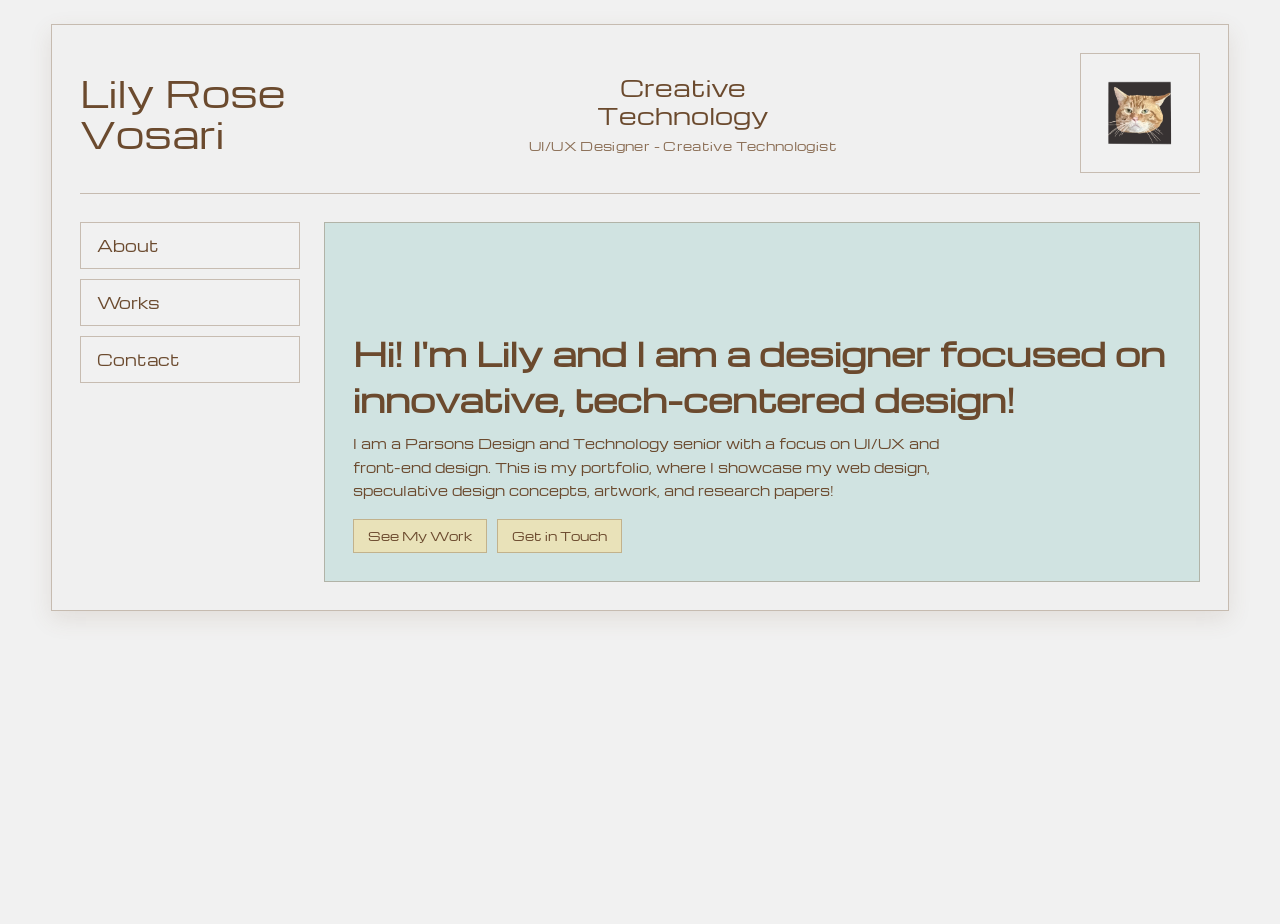
<file: index.html>
<!DOCTYPE html>
<html lang="en">
<head>
    <meta charset="UTF-8">
    <meta http-equiv="refresh" content="0; url=HomePage/index.html">
    <title>Redirecting...</title>
</head>
<body>
    <a href="HomePage/index.html">Click here if not redirected</a>
</body>
</html>
</file>
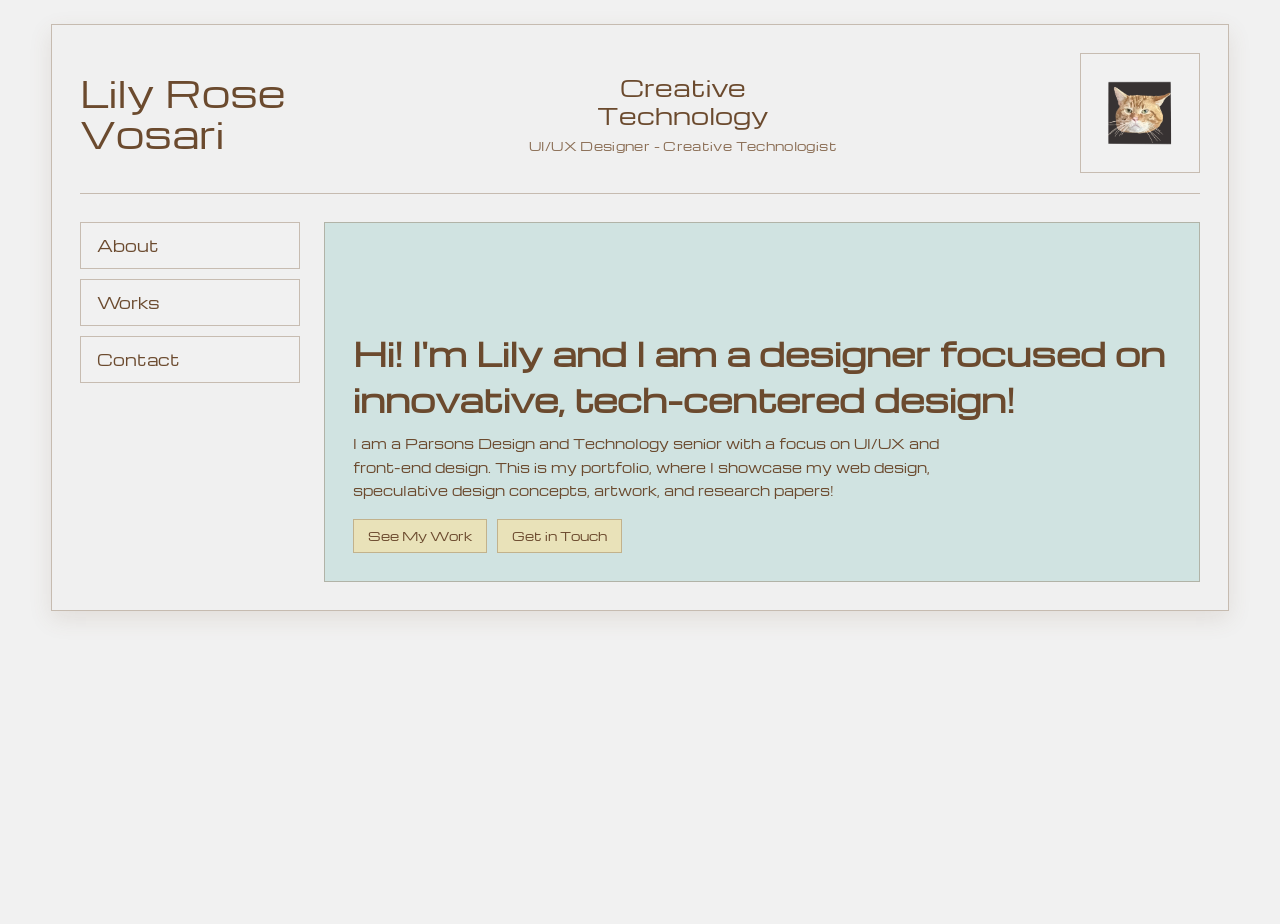
<file: HomePage/index.html>
<!DOCTYPE html>
<html lang="en">
<head>
    <meta charset="UTF-8">
    <meta name="viewport" content="width=device-width, initial-scale=1.0">
    <title>Lily Rose Vosari | Creative Technology</title>
    <link rel="stylesheet" href="../css/styles.css">
</head>
<body>
    <div class="page-wrapper">
        <header>
            <div class="header-name">Lily Rose<br>Vosari</div>
            <div class="header-tagline">Creative<br>Technology
                <div class="header-subtitle">UI/UX Designer - Creative Technologist</div>
            </div>
            <div class="header-logo"><img src="Logo.png" alt="Lily Rose Vosari Logo"></div>
        </header>

        <div class="main-content">
            <nav class="side-nav">
                <a href="../Pages/about.html">About</a>
                <a href="../Pages/works.html">Works</a>
                <a href="../Pages/contact.html">Contact</a>
            </nav>

            <section class="featured-area" aria-label="Portfolio introduction">
                <h1>Hi! I'm Lily and I am a designer focused on innovative, tech-centered design!</h1>
                <p>
                    I am a Parsons Design and Technology senior with a focus on UI/UX and front-end design.
                    This is my portfolio, where I showcase my web design, speculative design concepts, artwork, and research papers!
                </p>
                <div class="hero-links">
                    <a class="hero-link" href="../Pages/works.html">See My Work</a>
                    <a class="hero-link" href="../Pages/contact.html">Get in Touch</a>
                </div>
            </section>
        </div>
    </div>
</body>
</html>
</file>
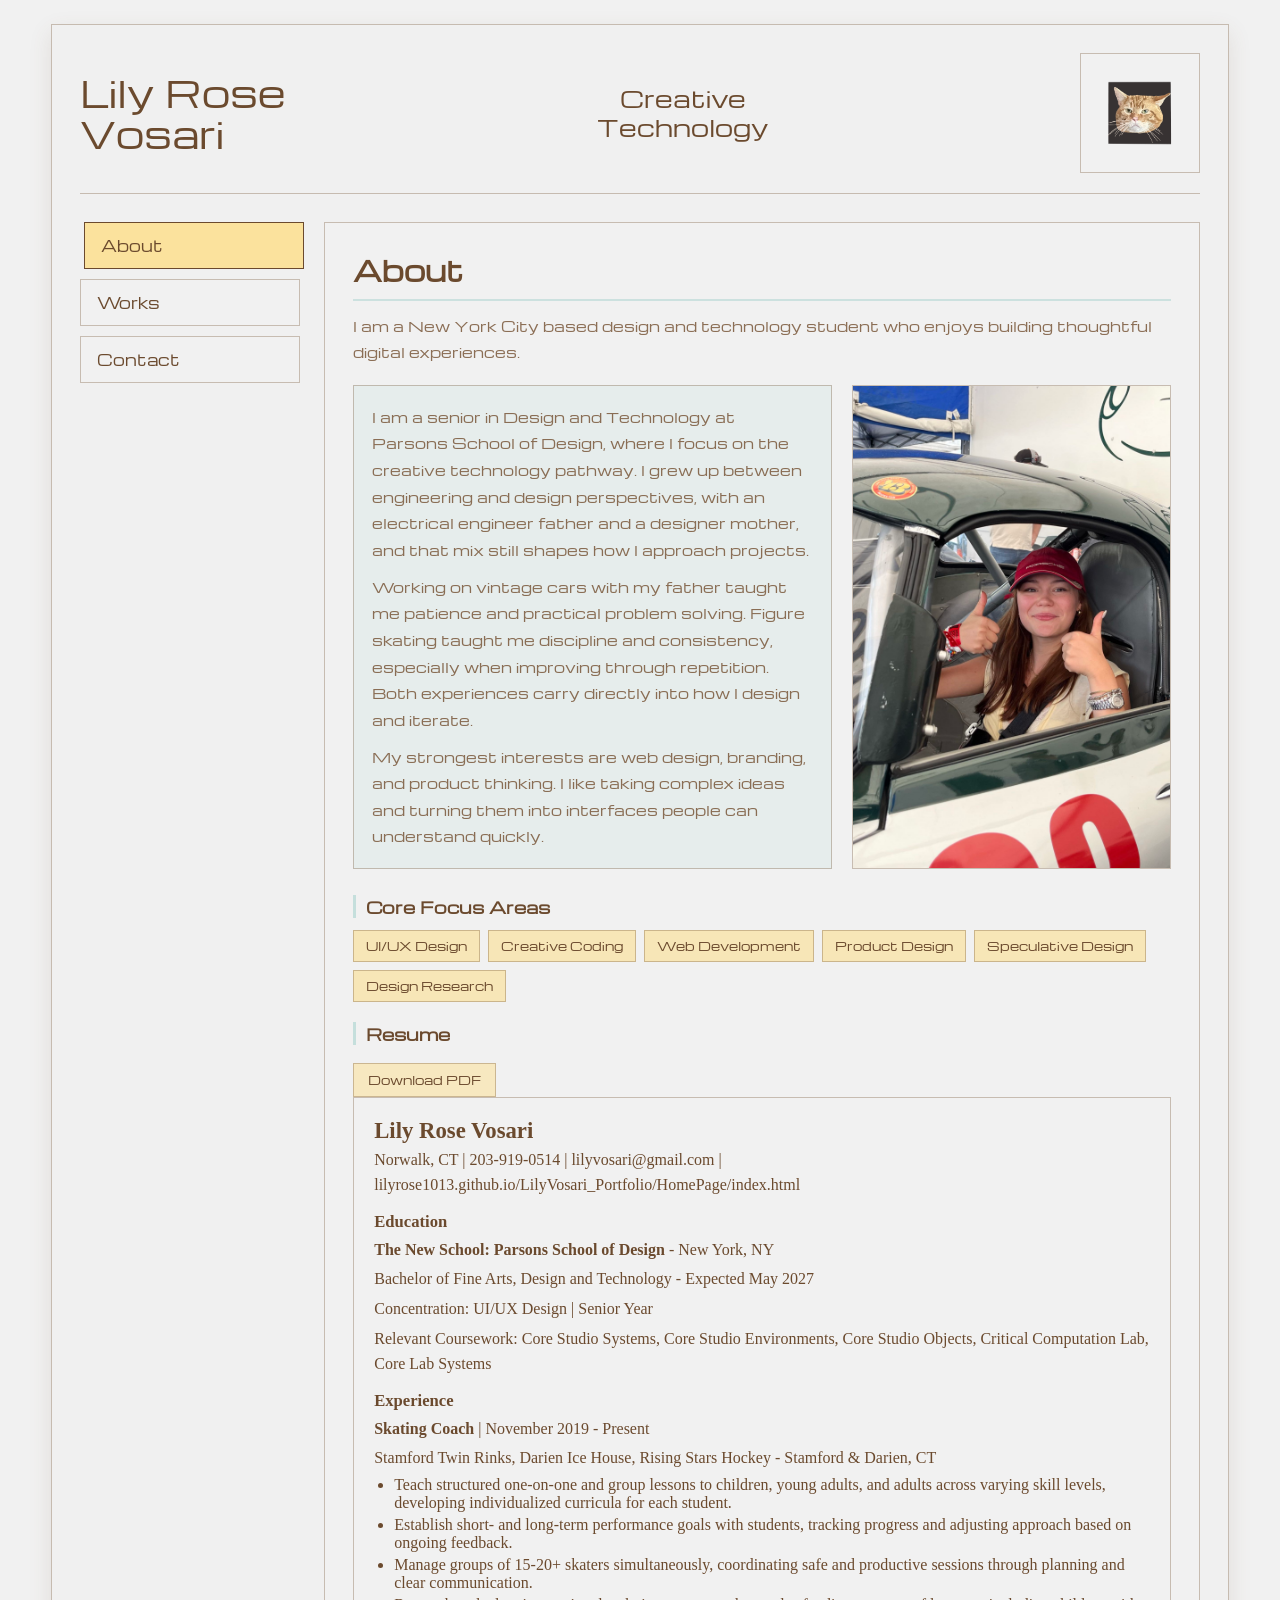
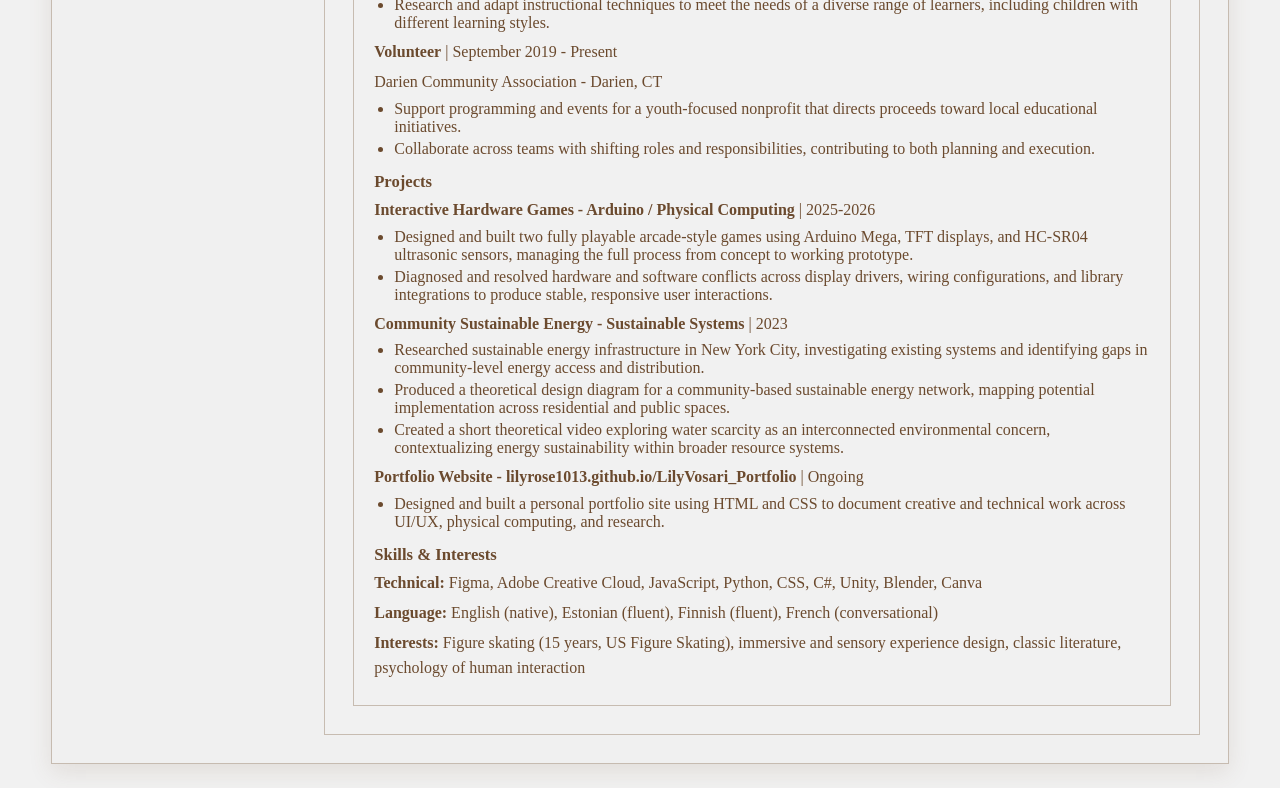
<file: Pages/about.html>
<!DOCTYPE html>
<html lang="en">
<head>
    <meta charset="UTF-8">
    <meta name="viewport" content="width=device-width, initial-scale=1.0">
    <title>About | Lily Rose Vosari</title>
    <link rel="stylesheet" href="../css/styles.css">
</head>
<body>
    <div class="page-wrapper">
        <header>
            <div class="header-name"><a href="../HomePage/index.html">Lily Rose<br>Vosari</a></div>
            <div class="header-tagline">Creative<br>Technology</div>
            <div class="header-logo"><img src="../HomePage/Logo.png" alt="Lily Rose Vosari Logo"></div>
        </header>

        <div class="main-content">
            <nav class="side-nav">
                <a href="about.html" class="active">About</a>
                <a href="works.html">Works</a>
                <a href="contact.html">Contact</a>
            </nav>

            <div class="page-content">
                <h1>About</h1>
                <p class="intro-line">I am a New York City based design and technology student who enjoys building thoughtful digital experiences.</p>

                <section class="hero-block" aria-label="Professional biography">
                    <div class="hero-text">
                        <p>
                            I am a senior in Design and Technology at Parsons School of Design, where I focus on the creative technology pathway.
                            I grew up between engineering and design perspectives, with an electrical engineer father and a designer mother,
                            and that mix still shapes how I approach projects.
                        </p>
                        <p>
                            Working on vintage cars with my father taught me patience and practical problem solving.
                            Figure skating taught me discipline and consistency, especially when improving through repetition.
                            Both experiences carry directly into how I design and iterate.
                        </p>
                        <p>
                            My strongest interests are web design, branding, and product thinking.
                            I like taking complex ideas and turning them into interfaces people can understand quickly.
                        </p>
                    </div>
                    <figure class="about-photo">
                        <img src="../Images/Me.jpg" alt="Lily Rose Vosari sitting in a race car giving two thumbs up">
                    </figure>
                </section>

                <h2 class="section-title">Core Focus Areas</h2>
                <div class="chip-group" aria-label="Focus areas">
                    <span class="chip">UI/UX Design</span>
                    <span class="chip">Creative Coding</span>
                    <span class="chip">Web Development</span>
                    <span class="chip">Product Design</span>
                    <span class="chip">Speculative Design</span>
                    <span class="chip">Design Research</span>
                </div>

                <div class="resume-placeholder">
                    <h2 class="section-title">Resume</h2>
                    <a class="hero-link" href="../Documents/LilyRoseVosari_Resume_LV.pdf" download>Download PDF</a>
                    <div class="resume-content">
                        <h3>Lily Rose Vosari</h3>
                        <p>Norwalk, CT | 203-919-0514 | lilyvosari@gmail.com | lilyrose1013.github.io/LilyVosari_Portfolio/HomePage/index.html</p>

                        <h4>Education</h4>
                        <p><strong>The New School: Parsons School of Design</strong> - New York, NY</p>
                        <p>Bachelor of Fine Arts, Design and Technology - Expected May 2027</p>
                        <p>Concentration: UI/UX Design | Senior Year</p>
                        <p>Relevant Coursework: Core Studio Systems, Core Studio Environments, Core Studio Objects, Critical Computation Lab, Core Lab Systems</p>

                        <h4>Experience</h4>
                        <p><strong>Skating Coach</strong> | November 2019 - Present</p>
                        <p>Stamford Twin Rinks, Darien Ice House, Rising Stars Hockey - Stamford & Darien, CT</p>
                        <ul>
                            <li>Teach structured one-on-one and group lessons to children, young adults, and adults across varying skill levels, developing individualized curricula for each student.</li>
                            <li>Establish short- and long-term performance goals with students, tracking progress and adjusting approach based on ongoing feedback.</li>
                            <li>Manage groups of 15-20+ skaters simultaneously, coordinating safe and productive sessions through planning and clear communication.</li>
                            <li>Research and adapt instructional techniques to meet the needs of a diverse range of learners, including children with different learning styles.</li>
                        </ul>

                        <p><strong>Volunteer</strong> | September 2019 - Present</p>
                        <p>Darien Community Association - Darien, CT</p>
                        <ul>
                            <li>Support programming and events for a youth-focused nonprofit that directs proceeds toward local educational initiatives.</li>
                            <li>Collaborate across teams with shifting roles and responsibilities, contributing to both planning and execution.</li>
                        </ul>

                        <h4>Projects</h4>
                        <p><strong>Interactive Hardware Games - Arduino / Physical Computing</strong> | 2025-2026</p>
                        <ul>
                            <li>Designed and built two fully playable arcade-style games using Arduino Mega, TFT displays, and HC-SR04 ultrasonic sensors, managing the full process from concept to working prototype.</li>
                            <li>Diagnosed and resolved hardware and software conflicts across display drivers, wiring configurations, and library integrations to produce stable, responsive user interactions.</li>
                        </ul>

                        <p><strong>Community Sustainable Energy - Sustainable Systems</strong> | 2023</p>
                        <ul>
                            <li>Researched sustainable energy infrastructure in New York City, investigating existing systems and identifying gaps in community-level energy access and distribution.</li>
                            <li>Produced a theoretical design diagram for a community-based sustainable energy network, mapping potential implementation across residential and public spaces.</li>
                            <li>Created a short theoretical video exploring water scarcity as an interconnected environmental concern, contextualizing energy sustainability within broader resource systems.</li>
                        </ul>

                        <p><strong>Portfolio Website - lilyrose1013.github.io/LilyVosari_Portfolio</strong> | Ongoing</p>
                        <ul>
                            <li>Designed and built a personal portfolio site using HTML and CSS to document creative and technical work across UI/UX, physical computing, and research.</li>
                        </ul>

                        <h4>Skills & Interests</h4>
                        <p><strong>Technical:</strong> Figma, Adobe Creative Cloud, JavaScript, Python, CSS, C#, Unity, Blender, Canva</p>
                        <p><strong>Language:</strong> English (native), Estonian (fluent), Finnish (fluent), French (conversational)</p>
                        <p><strong>Interests:</strong> Figure skating (15 years, US Figure Skating), immersive and sensory experience design, classic literature, psychology of human interaction</p>
                    </div>
                </div>
            </div>
        </div>
    </div>
</body>
</html>
</file>
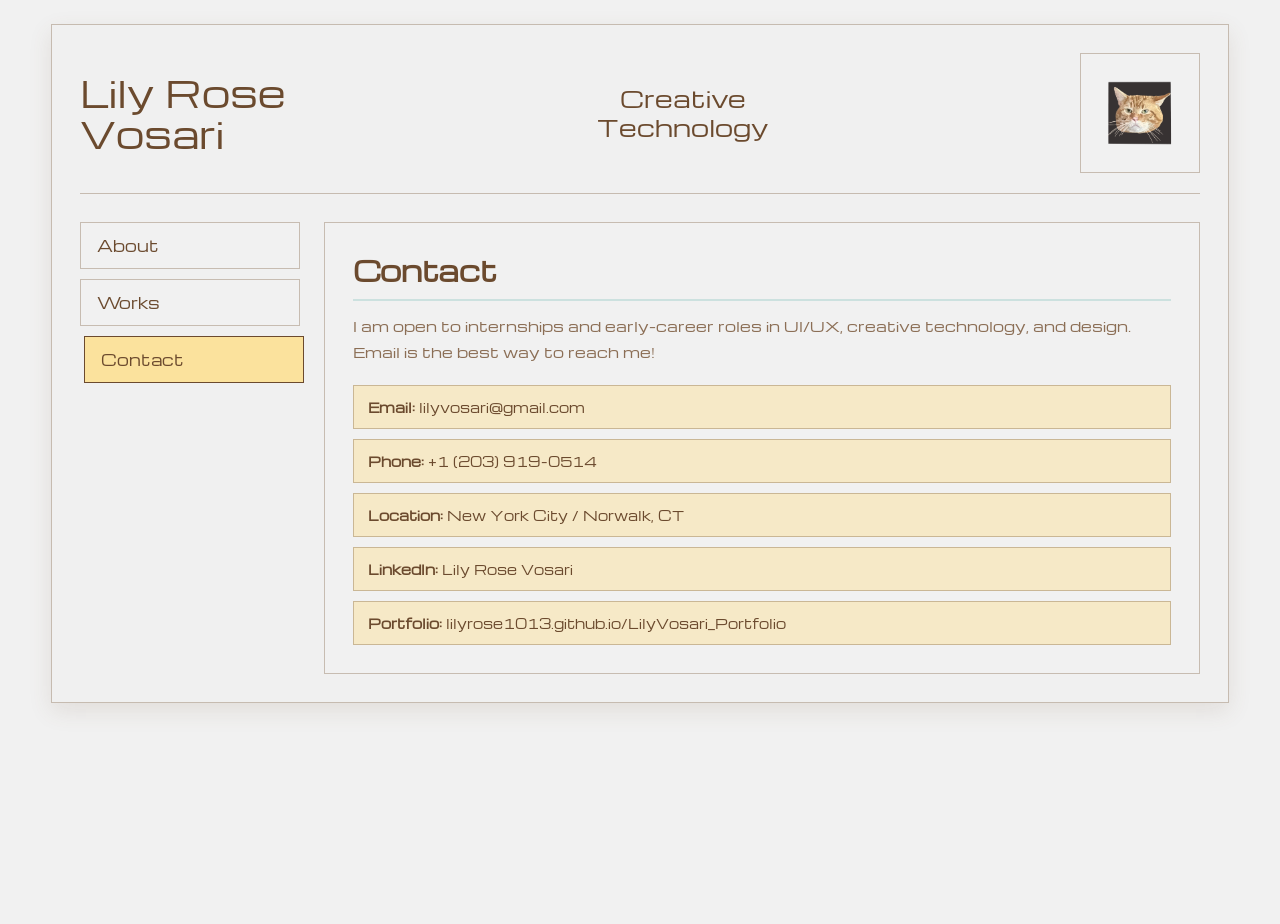
<file: Pages/contact.html>
<!DOCTYPE html>
<html lang="en">
<head>
    <meta charset="UTF-8">
    <meta name="viewport" content="width=device-width, initial-scale=1.0">
    <title>Contact | Lily Rose Vosari</title>
    <link rel="stylesheet" href="../css/styles.css">
</head>
<body>
    <div class="page-wrapper">
        <header>
            <div class="header-name"><a href="../HomePage/index.html">Lily Rose<br>Vosari</a></div>
            <div class="header-tagline">Creative<br>Technology</div>
            <div class="header-logo"><img src="../HomePage/Logo.png" alt="Lily Rose Vosari Logo"></div>
        </header>

        <div class="main-content">
            <nav class="side-nav">
                <a href="about.html">About</a>
                <a href="works.html">Works</a>
                <a href="contact.html" class="active">Contact</a>
            </nav>

            <div class="page-content">
                <h1>Contact</h1>
                <p class="intro-line">I am open to internships and early-career roles in UI/UX, creative technology, and design. Email is the best way to reach me!</p>

                <ul class="contact-list">
                    <li><strong>Email:</strong> <a href="mailto:lilyvosari@gmail.com">lilyvosari@gmail.com</a></li>
                    <li><strong>Phone:</strong> <a href="tel:+12039190514">+1 (203) 919-0514</a></li>
                    <li><strong>Location:</strong> New York City / Norwalk, CT</li>
                    <li><strong>LinkedIn:</strong> <a href="https://www.linkedin.com/in/lily-rose-vosari-88307631b/?skipRedirect=true" target="_blank" rel="noopener noreferrer">Lily Rose Vosari</a></li>
                    <li><strong>Portfolio:</strong> <a href="https://lilyrose1013.github.io/LilyVosari_Portfolio/HomePage/index.html" target="_blank" rel="noopener noreferrer">lilyrose1013.github.io/LilyVosari_Portfolio</a></li>
                </ul>
            </div>
        </div>
    </div>
</body>
</html>
</file>
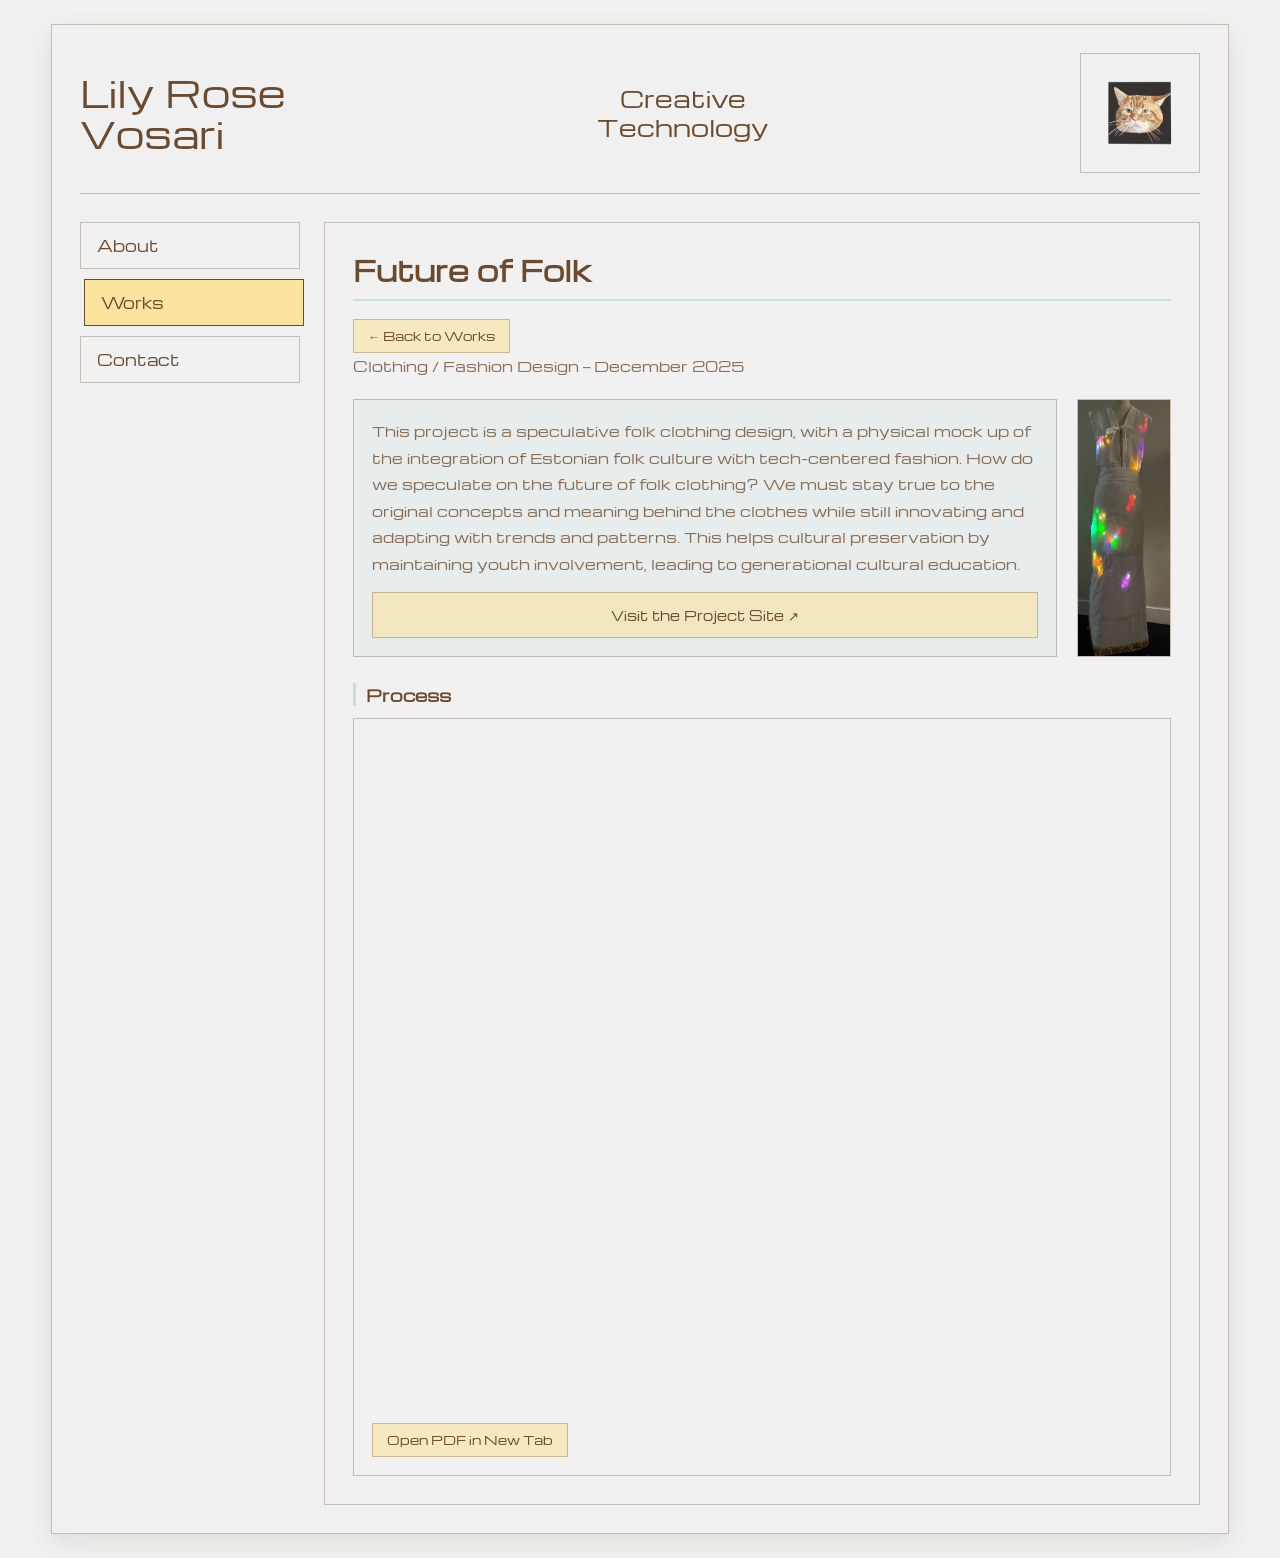
<file: Pages/WorksPages/future-of-folk.html>
<!DOCTYPE html>
<html lang="en">
<head>
    <meta charset="UTF-8">
    <meta name="viewport" content="width=device-width, initial-scale=1.0">
    <title>Future of Folk | Lily Rose Vosari</title>
    <link rel="stylesheet" href="../../css/styles.css">
</head>
<body>
    <div class="page-wrapper">
        <header>
            <div class="header-name"><a href="../../HomePage/index.html">Lily Rose<br>Vosari</a></div>
            <div class="header-tagline">Creative<br>Technology</div>
            <div class="header-logo"><img src="../../HomePage/Logo.png" alt="Lily Rose Vosari Logo"></div>
        </header>

        <div class="main-content">
            <nav class="side-nav">
                <a href="../about.html">About</a>
                <a href="../works.html" class="active">Works</a>
                <a href="../contact.html">Contact</a>
            </nav>

            <div class="page-content">
                <h1>Future of Folk</h1>
                <div class="hero-links">
                    <a class="hero-link" href="../works.html">&#8592; Back to Works</a>
                </div>
                <p class="intro-line">Clothing / Fashion Design &mdash; December 2025</p>

                <section class="hero-block" aria-label="Project overview" style="grid-template-columns: 3fr 0.4fr;">
                    <div class="hero-text">
                        <p>This project is a speculative folk clothing design, with a physical mock up of the integration of Estonian folk culture with tech-centered fashion.
                            How do we speculate on the future of folk clothing? We must stay true to the original concepts and meaning behind the clothes while still 
                            innovating and adapting with trends and patterns. This helps cultural preservation by maintaining youth involvement, leading to generational cultural education.
                        </p>
                        <a class="hero-link hero-link-lg" href="https://lilyrose1013.github.io/The_Future_of_Folk_LV" target="_blank" rel="noopener noreferrer">Visit the Project Site &#8599;</a>
                    </div>
                    <div class="about-photo">
                        <img src="../../Images/WorkPagePic/full.png" alt="Future of Folk LED dress full length on a mannequin">
                    </div>
                </section>

                <h2 class="section-title">Process</h2>
                <div class="project-card">
                    <iframe src="../../Documents/Works/folkdress.pdf" title="Future of Folk process document" style="border: none; display: block; width: 100%; height: 680px;"></iframe>
                    <a class="hero-link" href="../../Documents/Works/folkdress.pdf" target="_blank" rel="noopener noreferrer">Open PDF in New Tab</a>
                </div>

            </div>
        </div>
    </div>
</body>
</html>
</file>
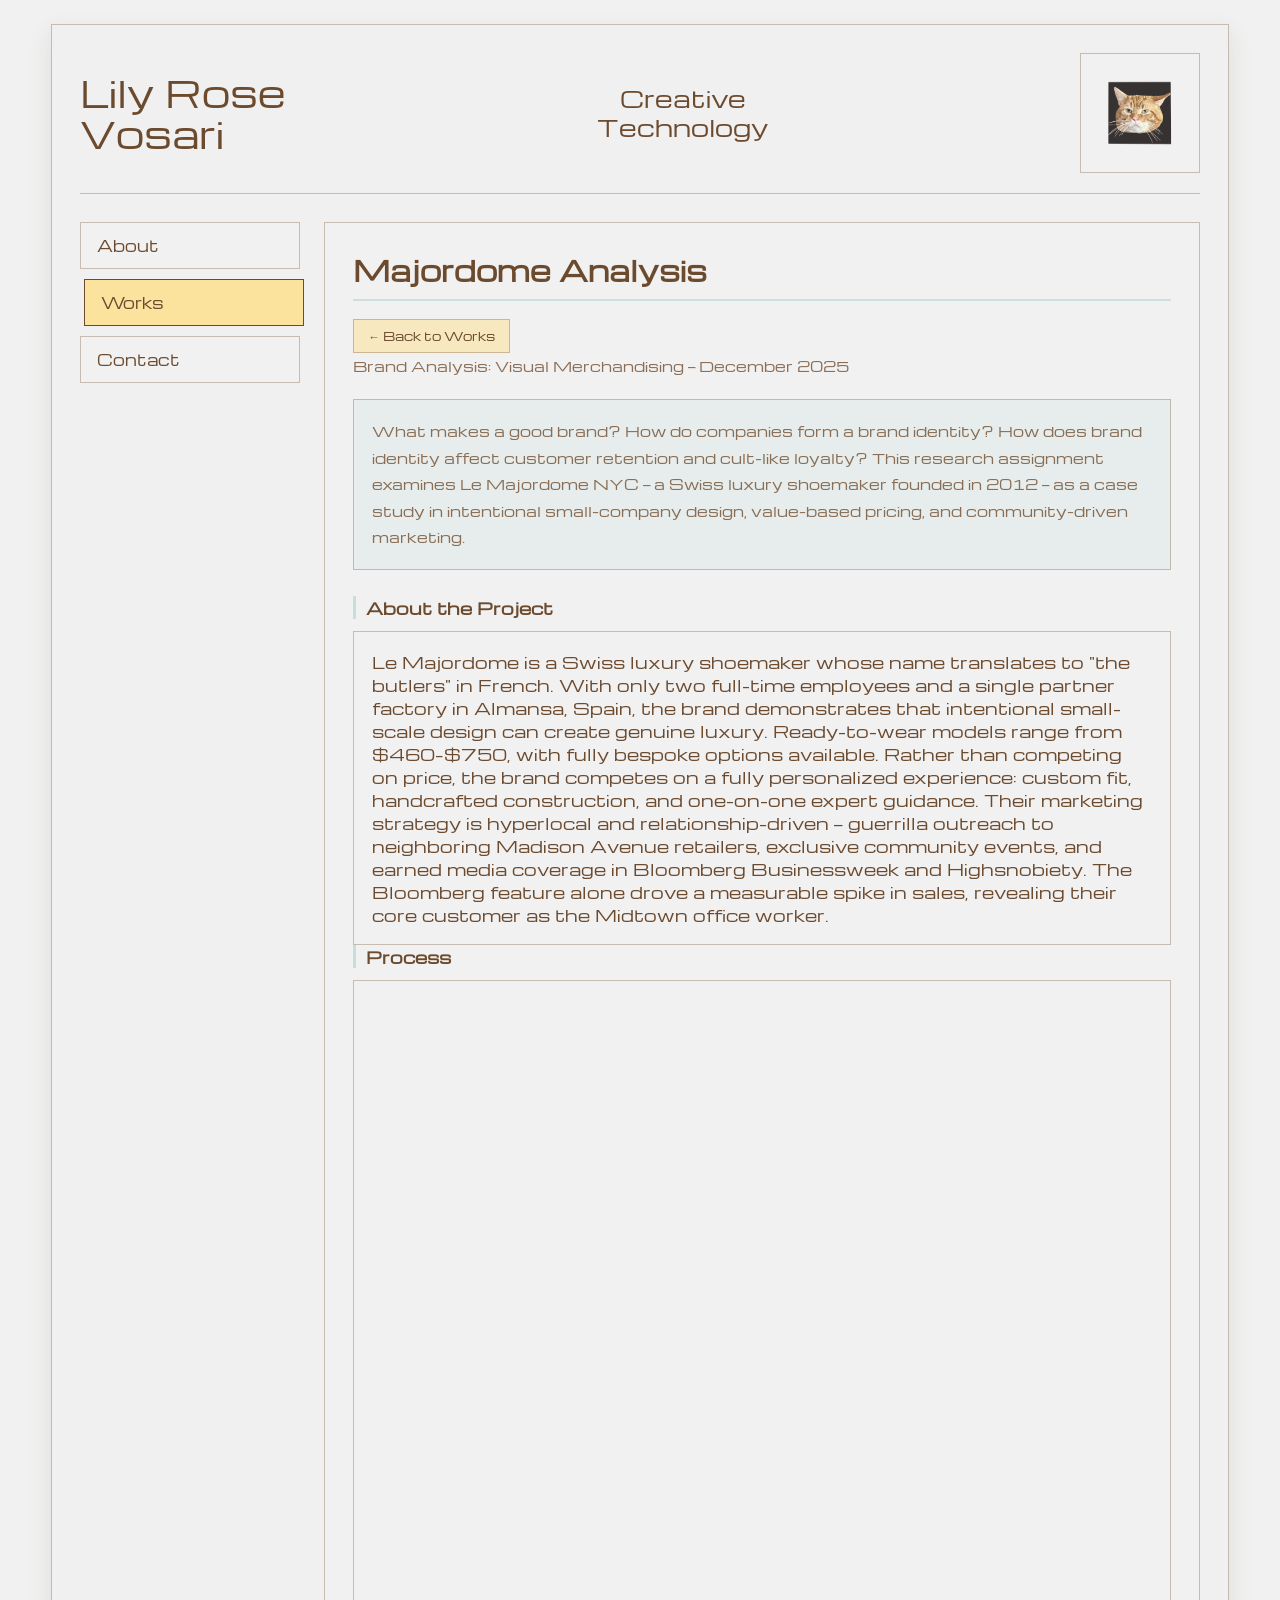
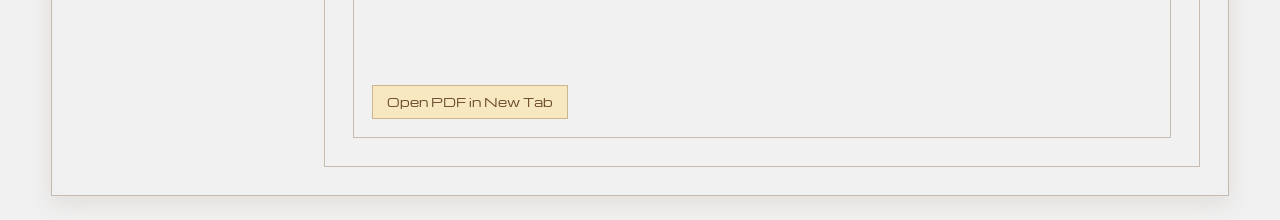
<file: Pages/WorksPages/majordome.html>
<!DOCTYPE html>
<html lang="en">
<head>
    <meta charset="UTF-8">
    <meta name="viewport" content="width=device-width, initial-scale=1.0">
    <title>Majordome Analysis | Lily Rose Vosari</title>
    <link rel="stylesheet" href="../../css/styles.css">
</head>
<body>
    <div class="page-wrapper">
        <header>
            <div class="header-name"><a href="../../HomePage/index.html">Lily Rose<br>Vosari</a></div>
            <div class="header-tagline">Creative<br>Technology</div>
            <div class="header-logo"><img src="../../HomePage/Logo.png" alt="Lily Rose Vosari Logo"></div>
        </header>

        <div class="main-content">
            <nav class="side-nav">
                <a href="../about.html">About</a>
                <a href="../works.html" class="active">Works</a>
                <a href="../contact.html">Contact</a>
            </nav>

            <div class="page-content">
                <h1>Majordome Analysis</h1>
                <a class="hero-link" href="../works.html">&#8592; Back to Works</a>
                <p class="intro-line">Brand Analysis: Visual Merchandising &mdash; December 2025</p>

                <section class="hero-block" aria-label="Project overview" style="grid-template-columns: 1fr;">
                    <div class="hero-text">
                        <p>What makes a good brand? How do companies form a brand identity? How does brand identity affect customer retention and cult-like loyalty? This research assignment examines Le Majordome NYC — a Swiss luxury shoemaker founded in 2012 — as a case study in intentional small-company design, value-based pricing, and community-driven marketing.</p>
                    </div>
                </section>

                <h2 class="section-title">About the Project</h2>
                <div class="project-card">
                    <p>Le Majordome is a Swiss luxury shoemaker whose name translates to "the butlers" in French. With only two full-time employees and a single partner factory in Almansa, Spain, the brand demonstrates that intentional small-scale design can create genuine luxury. Ready-to-wear models range from $460–$750, with fully bespoke options available. Rather than competing on price, the brand competes on a fully personalized experience: custom fit, handcrafted construction, and one-on-one expert guidance. Their marketing strategy is hyperlocal and relationship-driven — guerrilla outreach to neighboring Madison Avenue retailers, exclusive community events, and earned media coverage in Bloomberg Businessweek and Highsnobiety. The Bloomberg feature alone drove a measurable spike in sales, revealing their core customer as the Midtown office worker.</p>
                </div>

                <h2 class="section-title">Process</h2>
                <div class="project-card">
                    <iframe src="../../Documents/Works/majordome.pdf" title="Majordome Analysis document" style="border: none; display: block; width: 100%; height: 680px;"></iframe>
                    <a class="hero-link" href="../../Documents/Works/majordome.pdf" target="_blank" rel="noopener noreferrer">Open PDF in New Tab</a>
                </div>

            </div>
        </div>
    </div>
</body>
</html>
</file>
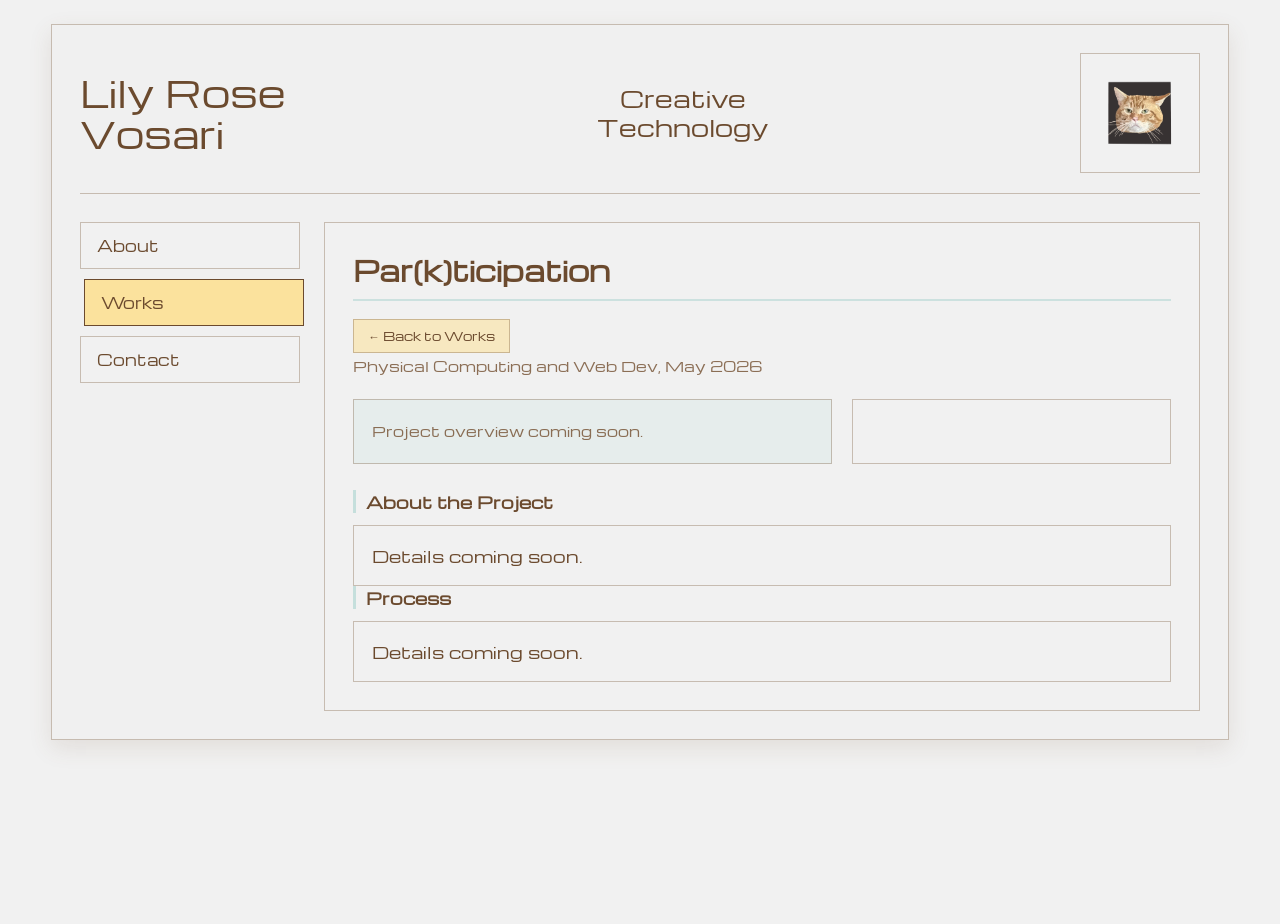
<file: Pages/WorksPages/parkticipation.html>
<!DOCTYPE html>
<html lang="en">
<head>
    <meta charset="UTF-8">
    <meta name="viewport" content="width=device-width, initial-scale=1.0">
    <title>Par(k)ticipation | Lily Rose Vosari</title>
    <link rel="stylesheet" href="../../css/styles.css">
</head>
<body>
    <div class="page-wrapper">
        <header>
            <div class="header-name"><a href="../../HomePage/index.html">Lily Rose<br>Vosari</a></div>
            <div class="header-tagline">Creative<br>Technology</div>
            <div class="header-logo"><img src="../../HomePage/Logo.png" alt="Lily Rose Vosari Logo"></div>
        </header>

        <div class="main-content">
            <nav class="side-nav">
                <a href="../about.html">About</a>
                <a href="../works.html" class="active">Works</a>
                <a href="../contact.html">Contact</a>
            </nav>

            <div class="page-content">
                <h1>Par(k)ticipation</h1>
                <a class="hero-link" href="../works.html">&#8592; Back to Works</a>
                <p class="intro-line">Physical Computing and Web Dev, May 2026</p>
                <section class="hero-block" aria-label="Project overview">
                    <div class="hero-text">
                        <p>Project overview coming soon.</p>
                    </div>
                    <div class="about-photo">
                        <!-- Project image goes here -->
                    </div>
                </section>

                <h2 class="section-title">About the Project</h2>
                <div class="project-card">
                    <p>Details coming soon.</p>
                </div>

                <h2 class="section-title">Process</h2>
                <div class="project-card">
                    <p>Details coming soon.</p>
                </div>

            </div>
        </div>
    </div>
</body>
</html>
</file>
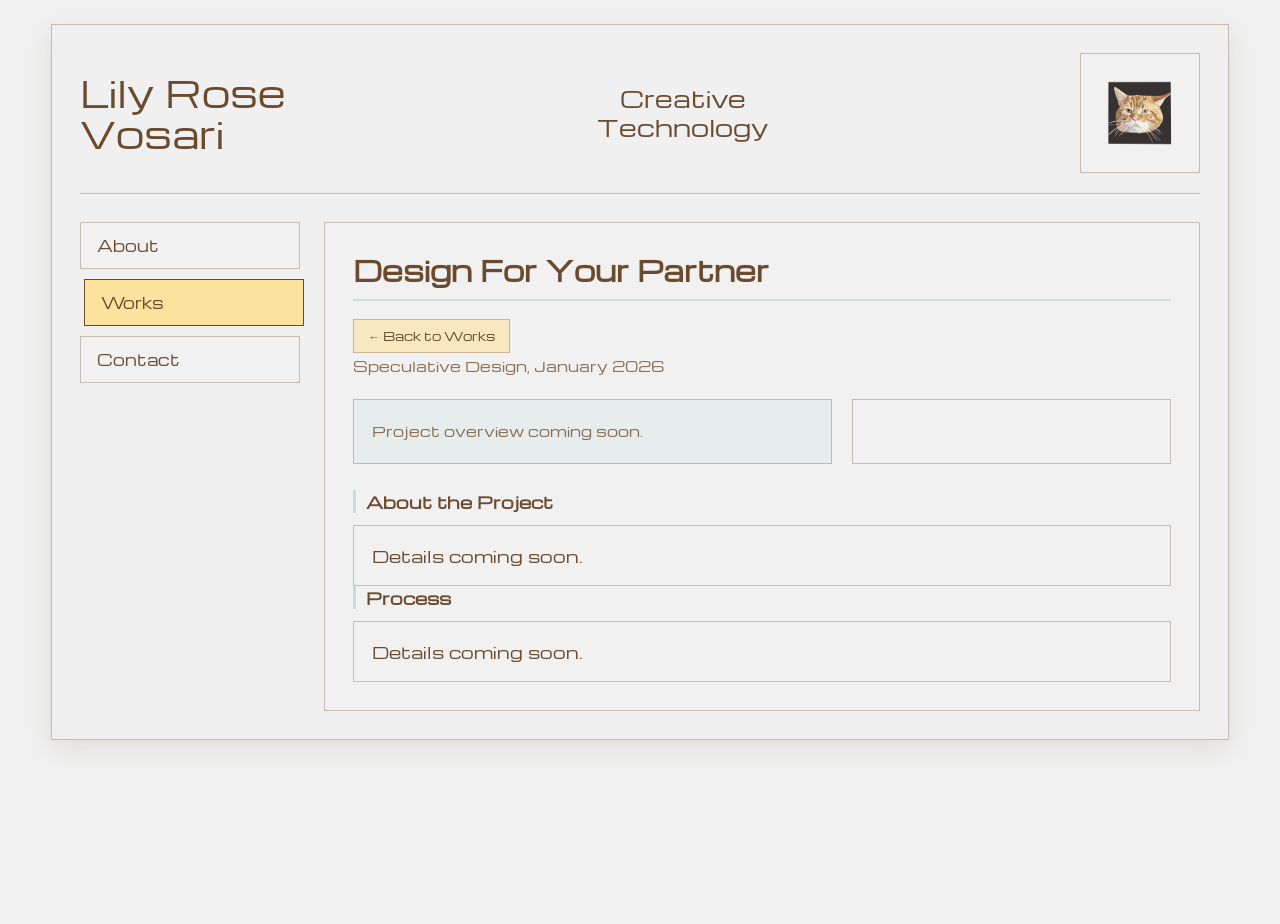
<file: Pages/WorksPages/partner-design.html>
<!DOCTYPE html>
<html lang="en">
<head>
    <meta charset="UTF-8">
    <meta name="viewport" content="width=device-width, initial-scale=1.0">
    <title>Design For Your Partner | Lily Rose Vosari</title>
    <link rel="stylesheet" href="../../css/styles.css">
</head>
<body>
    <div class="page-wrapper">
        <header>
            <div class="header-name"><a href="../../HomePage/index.html">Lily Rose<br>Vosari</a></div>
            <div class="header-tagline">Creative<br>Technology</div>
            <div class="header-logo"><img src="../../HomePage/Logo.png" alt="Lily Rose Vosari Logo"></div>
        </header>

        <div class="main-content">
            <nav class="side-nav">
                <a href="../about.html">About</a>
                <a href="../works.html" class="active">Works</a>
                <a href="../contact.html">Contact</a>
            </nav>

            <div class="page-content">
                <h1>Design For Your Partner</h1>
                <a class="hero-link" href="../works.html">&#8592; Back to Works</a>
                <p class="intro-line">Speculative Design, January 2026</p>
                <section class="hero-block" aria-label="Project overview">
                    <div class="hero-text">
                        <p>Project overview coming soon.</p>
                    </div>
                    <div class="about-photo">
                        <!-- Project image goes here -->
                    </div>
                </section>

                <h2 class="section-title">About the Project</h2>
                <div class="project-card">
                    <p>Details coming soon.</p>
                </div>

                <h2 class="section-title">Process</h2>
                <div class="project-card">
                    <p>Details coming soon.</p>
                </div>

            </div>
        </div>
    </div>
</body>
</html>
</file>
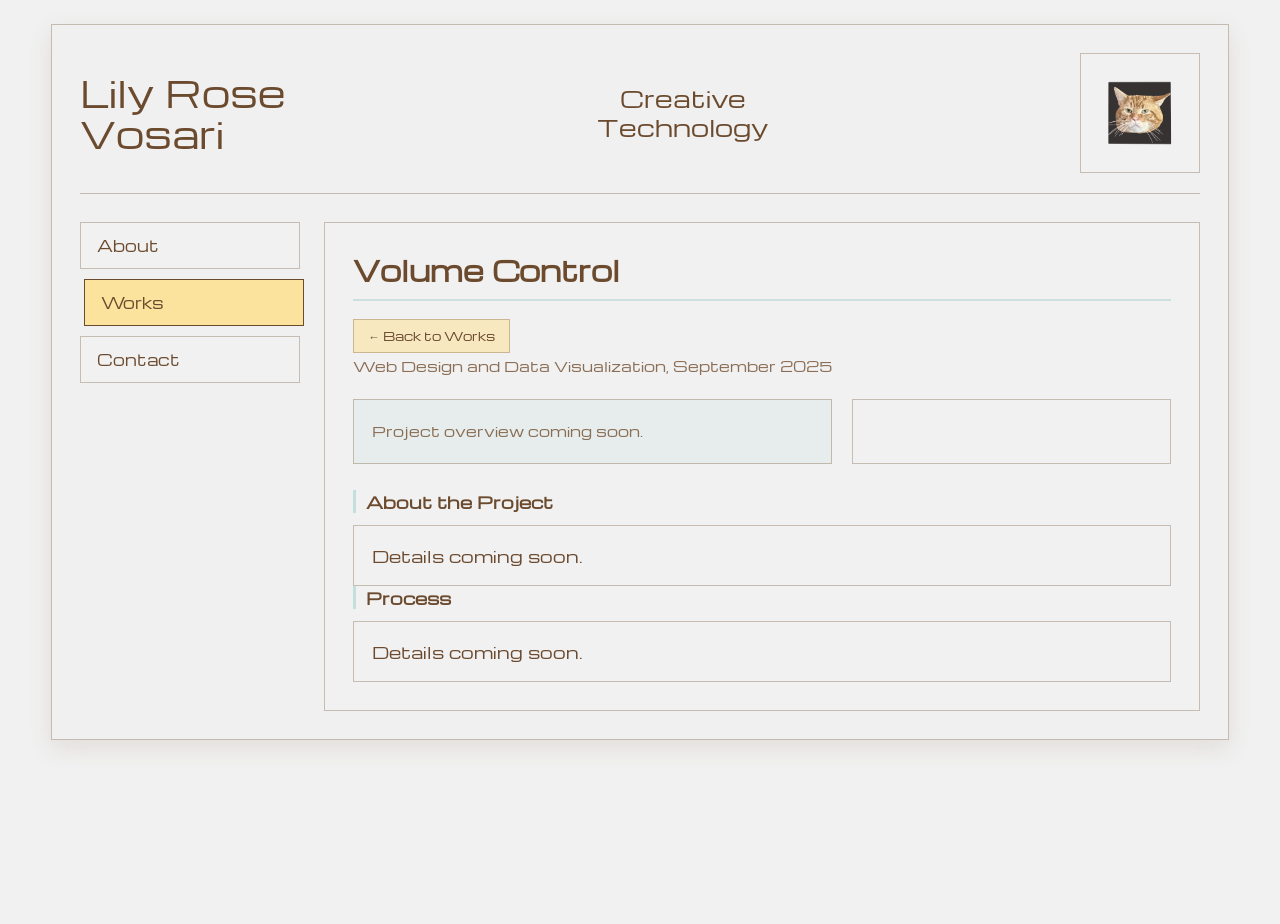
<file: Pages/WorksPages/volume-control.html>
<!DOCTYPE html>
<html lang="en">
<head>
    <meta charset="UTF-8">
    <meta name="viewport" content="width=device-width, initial-scale=1.0">
    <title>Volume Control | Lily Rose Vosari</title>
    <link rel="stylesheet" href="../../css/styles.css">
</head>
<body>
    <div class="page-wrapper">
        <header>
            <div class="header-name"><a href="../../HomePage/index.html">Lily Rose<br>Vosari</a></div>
            <div class="header-tagline">Creative<br>Technology</div>
            <div class="header-logo"><img src="../../HomePage/Logo.png" alt="Lily Rose Vosari Logo"></div>
        </header>

        <div class="main-content">
            <nav class="side-nav">
                <a href="../about.html">About</a>
                <a href="../works.html" class="active">Works</a>
                <a href="../contact.html">Contact</a>
            </nav>

            <div class="page-content">
                <h1>Volume Control</h1>
                <a class="hero-link" href="../works.html">&#8592; Back to Works</a>
                <p class="intro-line">Web Design and Data Visualization, September 2025</p>
                <section class="hero-block" aria-label="Project overview">
                    <div class="hero-text">
                        <p>Project overview coming soon.</p>
                    </div>
                    <div class="about-photo">
                        <!-- Project image goes here -->
                    </div>
                </section>

                <h2 class="section-title">About the Project</h2>
                <div class="project-card">
                    <p>Details coming soon.</p>
                </div>

                <h2 class="section-title">Process</h2>
                <div class="project-card">
                    <p>Details coming soon.</p>
                </div>

            </div>
        </div>
    </div>
</body>
</html>
</file>
<file: css/styles.css>
/* Michroma Font */
@font-face {
    font-family: 'Michroma';
    src: url('fonts/Michroma/Michroma-Regular.ttf') format('truetype');
    font-weight: normal;
    font-style: normal;
}

:root {
    --old-copper: #6b4a2e;
    --butter-yellow: #fbe29d;
    --nebula: #c0ddda;
    --seashell: #f1f1f1;
    --page-bg: var(--seashell);
    --panel-bg: var(--seashell);
    --ink: var(--old-copper);
    --muted: rgba(119, 85, 55, 0.84);
    --line: rgba(119, 85, 55, 0.34);
    --brand: var(--old-copper);
    --brand-soft: var(--butter-yellow);
}

*,
*::before,
*::after {
    margin: 0;
    padding: 0;
    box-sizing: border-box;
}

body {
    font-family: 'Michroma', sans-serif;
    font-weight: 500;
    color: var(--ink);
    min-height: 100vh;
    background: var(--page-bg);
}

.page-wrapper {
    width: min(1220px, 92vw);
    margin: 24px auto;
    padding: 28px;
    border: 1px solid var(--line);
    border-radius: 0;
    background: rgba(241, 241, 241, 0.96);
    box-shadow: 0 8px 22px rgba(119, 85, 55, 0.12);
}

header {
    display: flex;
    align-items: center;
    justify-content: space-between;
    gap: 18px;
    margin-bottom: 28px;
    padding-bottom: 20px;
    border-bottom: 1px solid var(--line);
}

.header-name {
    font-size: clamp(1.8rem, 2.8vw, 2.4rem);
    font-weight: 500;
    line-height: 1.15;
}

.header-name a {
    color: inherit;
    text-decoration: none;
}

.header-name a:hover {
    color: var(--brand);
}

.header-tagline {
    font-size: clamp(1.05rem, 1.8vw, 1.55rem);
    text-align: center;
    color: var(--brand);
    line-height: 1.25;
}

.header-subtitle {
    margin-top: 8px;
    font-size: 0.76rem;
    color: var(--muted);
    letter-spacing: 0.03em;
}

.header-logo {
    width: 120px;
    height: 120px;
    border-radius: 0;
    border: 1px solid var(--line);
    background: var(--seashell);
    display: flex;
    align-items: center;
    justify-content: center;
    flex-shrink: 0;
}

.header-logo img {
    width: 84%;
    height: 84%;
    object-fit: contain;
}

.main-content {
    display: grid;
    grid-template-columns: 220px minmax(0, 1fr);
    gap: 24px;
}

.side-nav {
    display: flex;
    flex-direction: column;
    gap: 10px;
}

.side-nav a {
    display: block;
    border-radius: 0;
    border: 1px solid var(--line);
    background: var(--panel-bg);
    color: var(--ink);
    text-decoration: none;
    font-size: 0.92rem;
    padding: 12px 16px;
    transition: transform 0.22s ease, border-color 0.22s ease, background-color 0.22s ease, color 0.22s ease;
}

.side-nav a:hover,
.side-nav a.active {
    transform: translateX(4px);
    border-color: var(--brand);
    background: var(--brand-soft);
    color: var(--brand);
}

.page-content {
    background: var(--panel-bg);
    border: 1px solid var(--line);
    border-radius: 0;
    padding: 28px;
}

.page-content h1 {
    font-size: clamp(1.45rem, 2.1vw, 2rem);
    margin-bottom: 12px;
    padding-bottom: 10px;
    border-bottom: 2px solid rgba(192, 221, 218, 0.75);
}

.intro-line {
    color: var(--muted);
    font-size: 0.9rem;
    line-height: 1.8;
    margin-bottom: 20px;
}

.hero-block {
    display: grid;
    grid-template-columns: 1.2fr 0.8fr;
    gap: 20px;
    margin-bottom: 26px;
}

.hero-text {
    border: 1px solid var(--line);
    border-radius: 0;
    background: rgba(192, 221, 218, 0.22);
    padding: 18px;
}

.hero-text p {
    color: var(--muted);
    font-size: 0.9rem;
    line-height: 1.85;
    margin-bottom: 10px;
}

.hero-text p:last-child {
    margin-bottom: 0;
}

.about-photo {
    border: 1px solid var(--line);
    border-radius: 0;
    overflow: hidden;
    background: var(--seashell);
}

.about-photo img {
    display: block;
    width: 100%;
    height: 100%;
    object-fit: cover;
}

.project-flow {
    overflow: hidden;
    margin-top: 20px;
    margin-bottom: 26px;
}

.project-image-float {
    float: right;
    width: 20%;
    margin: 0 0 14px 20px;
    border: 1px solid var(--line);
    overflow: hidden;
}

.project-image-float img {
    display: block;
    width: 100%;
    max-height: 220px;
    object-fit: cover;
    object-position: top;
}

.flow-text {
    color: var(--muted);
    font-size: 0.9rem;
    line-height: 1.85;
    margin-bottom: 14px;
}

.section-title {
    font-size: 1.02rem;
    color: var(--brand);
    margin-bottom: 12px;
    padding-left: 10px;
    border-left: 3px solid rgba(192, 221, 218, 0.9);
}

.chip-group {
    display: flex;
    flex-wrap: wrap;
    gap: 8px;
    margin-bottom: 20px;
}

.chip {
    border: 1px solid var(--line);
    background: rgba(251, 226, 157, 0.68);
    border-radius: 0;
    padding: 7px 12px;
    font-size: 0.72rem;
    color: var(--brand);
}

.resume-placeholder {
    margin-top: 6px;
}

.resume-content {
    border: 1px solid var(--line);
    border-radius: 0;
    padding: 20px;
    background: rgba(241, 241, 241, 0.97);
    font-family: 'Times New Roman', Times, serif;
    font-weight: 500;
    color: var(--ink);
}

.resume-content h3 {
    font-size: 1.42rem;
    margin-bottom: 4px;
}

.resume-content h4 {
    margin-top: 14px;
    margin-bottom: 6px;
    font-size: 1.04rem;
    color: var(--brand);
}

.resume-content p {
    line-height: 1.55;
    margin-bottom: 5px;
}

.resume-content ul {
    margin: 0 0 8px 20px;
}

.resume-content li {
    margin-bottom: 4px;
}

.project-list {
    display: grid;
    gap: 14px;
    margin-top: 14px;
}

.project-card {
    border: 1px solid var(--line);
    border-radius: 0;
    background: rgba(241, 241, 241, 0.97);
    padding: 18px;
}

.project-card h3 {
    font-size: 1rem;
    color: var(--brand);
    margin-bottom: 4px;
}

.project-card h3 a {
    color: inherit;
    text-decoration: none;
}

.project-card h3 a:hover {
    text-decoration: underline;
}

.project-meta {
    font-size: 0.7rem;
    text-transform: uppercase;
    letter-spacing: 0.06em;
    color: var(--brand);
    margin-bottom: 10px;
}

.project-card ul {
    margin-left: 18px;
    line-height: 1.65;
    color: var(--muted);
    font-size: 0.78rem;
}

.works-grid {
    display: grid;
    grid-template-columns: repeat(3, 1fr);
    grid-auto-rows: minmax(190px, auto);
    gap: 14px;
    margin-top: 14px;
}

.works-card {
    border: 1px solid var(--line);
    background: rgba(241, 241, 241, 0.97);
    padding: 20px;
    display: flex;
    flex-direction: column;
    justify-content: flex-end;
    gap: 6px;
    overflow: hidden;
}

.works-card.wide { grid-column: span 2; }
.works-card.tall { grid-row: span 2; }

a.works-card {
    color: var(--ink);
    text-decoration: none;
    transition: border-color 0.22s ease;
}

a.works-card:hover {
    border-color: var(--brand);
}

.works-card h3 {
    font-size: 1rem;
    color: var(--brand);
}

.works-card.teal   { background: rgba(192, 221, 218, 0.5); }
.works-card.yellow { background: rgba(251, 226, 157, 0.45); }

.works-card.has-img {
    justify-content: flex-start;
    padding: 0;
    background: rgba(192, 221, 218, 0.45);
}

.works-card.has-img img {
    display: block;
    width: 100%;
    height: 160px;
    object-fit: cover;
    object-position: center;
}

.works-card.has-img .project-meta {
    padding: 8px 16px 0;
}

.works-card.has-img h3 {
    padding: 4px 16px 14px;
}

.works-card.has-bg {
    background-size: cover;
    background-position: center;
    position: relative;
    padding-bottom: 10px;
}

.works-card.has-bg::before {
    content: '';
    position: absolute;
    inset: 0;
    background: linear-gradient(to top, rgba(107, 74, 46, 0.72) 0%, transparent 65%);
    z-index: 0;
}

.works-card.has-bg .project-meta,
.works-card.has-bg h3 {
    position: relative;
    z-index: 1;
    color: var(--seashell);
}

.contact-list {
    list-style: none;
    display: grid;
    gap: 10px;
    margin-top: 14px;
}

.contact-list li {
    border: 1px solid var(--line);
    border-radius: 0;
    background: rgba(251, 226, 157, 0.5);
    padding: 12px 14px;
    font-size: 0.82rem;
}

.contact-list a {
    color: var(--brand);
    text-decoration: none;
}

.contact-list a:hover {
    text-decoration: underline;
}

.featured-area {
    border: 1px solid var(--line);
    border-radius: 0;
    min-height: 360px;
    background: rgba(192, 221, 218, 0.65);
    color: var(--ink);
    padding: 28px;
    display: flex;
    flex-direction: column;
    justify-content: flex-end;
    gap: 10px;
}

.featured-area h1 {
    font-size: clamp(1.25rem, 2.6vw, 2rem);
}

.featured-area p {
    font-size: 0.82rem;
    max-width: 52ch;
    line-height: 1.8;
}

.hero-link {
    display: inline-block;
    width: fit-content;
    color: var(--brand);
    text-decoration: none;
    border: 1px solid var(--line);
    border-radius: 0;
    padding: 8px 14px;
    font-size: 0.72rem;
    margin-top: 6px;
    background: rgba(251, 226, 157, 0.58);
}

.hero-link:hover {
    background: rgba(192, 221, 218, 0.78);
}

.hero-link-lg {
    display: block;
    width: 100%;
    padding: 12px 18px;
    font-size: 0.84rem;
    margin-top: 14px;
    text-align: center;
    box-sizing: border-box;
}

.hero-links {
    display: flex;
    gap: 10px;
    flex-wrap: wrap;
}

@media (max-width: 980px) {
    .main-content {
        grid-template-columns: 1fr;
    }

    .side-nav {
        flex-direction: row;
        flex-wrap: wrap;
    }

    .side-nav a {
        flex: 1 1 150px;
        text-align: center;
    }

    .hero-block {
        grid-template-columns: 1fr;
    }

    .project-image-float {
        float: none;
        width: 100%;
        margin: 0 0 16px 0;
    }

    .works-grid {
        grid-template-columns: repeat(2, 1fr);
    }

    .works-card.tall {
        grid-row: span 1;
    }
}

@media (max-width: 640px) {
    .page-wrapper {
        width: 94vw;
        margin: 14px auto;
        padding: 18px;
    }

    header {
        flex-wrap: wrap;
        justify-content: center;
        text-align: center;
    }

    .header-logo {
        width: 100px;
        height: 100px;
    }

    .page-content {
        padding: 18px;
    }

    .project-card,
    .contact-list li {
        padding: 14px;
    }

    .works-grid {
        grid-template-columns: 1fr;
        grid-auto-rows: minmax(150px, auto);
    }

    .works-card.wide { grid-column: span 1; }
    .works-card.tall { grid-row: span 1; }
}
</file>
